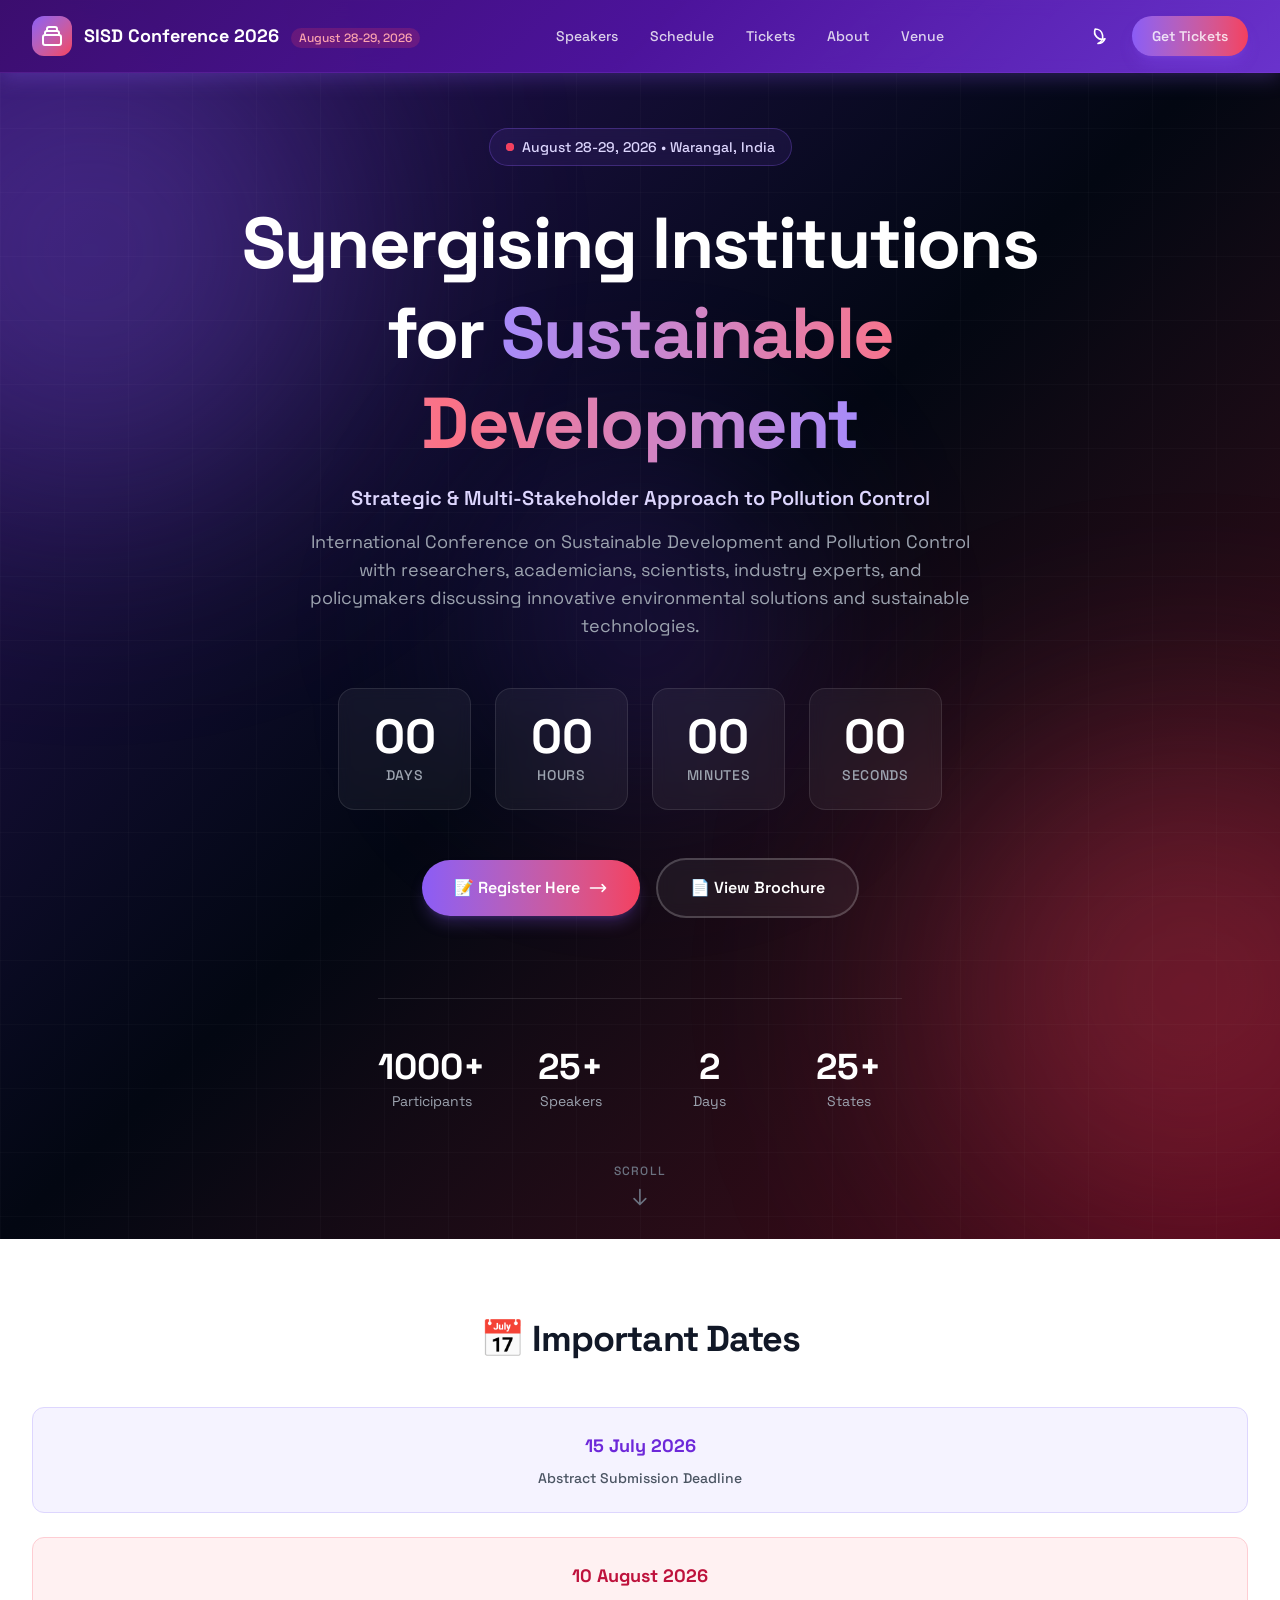
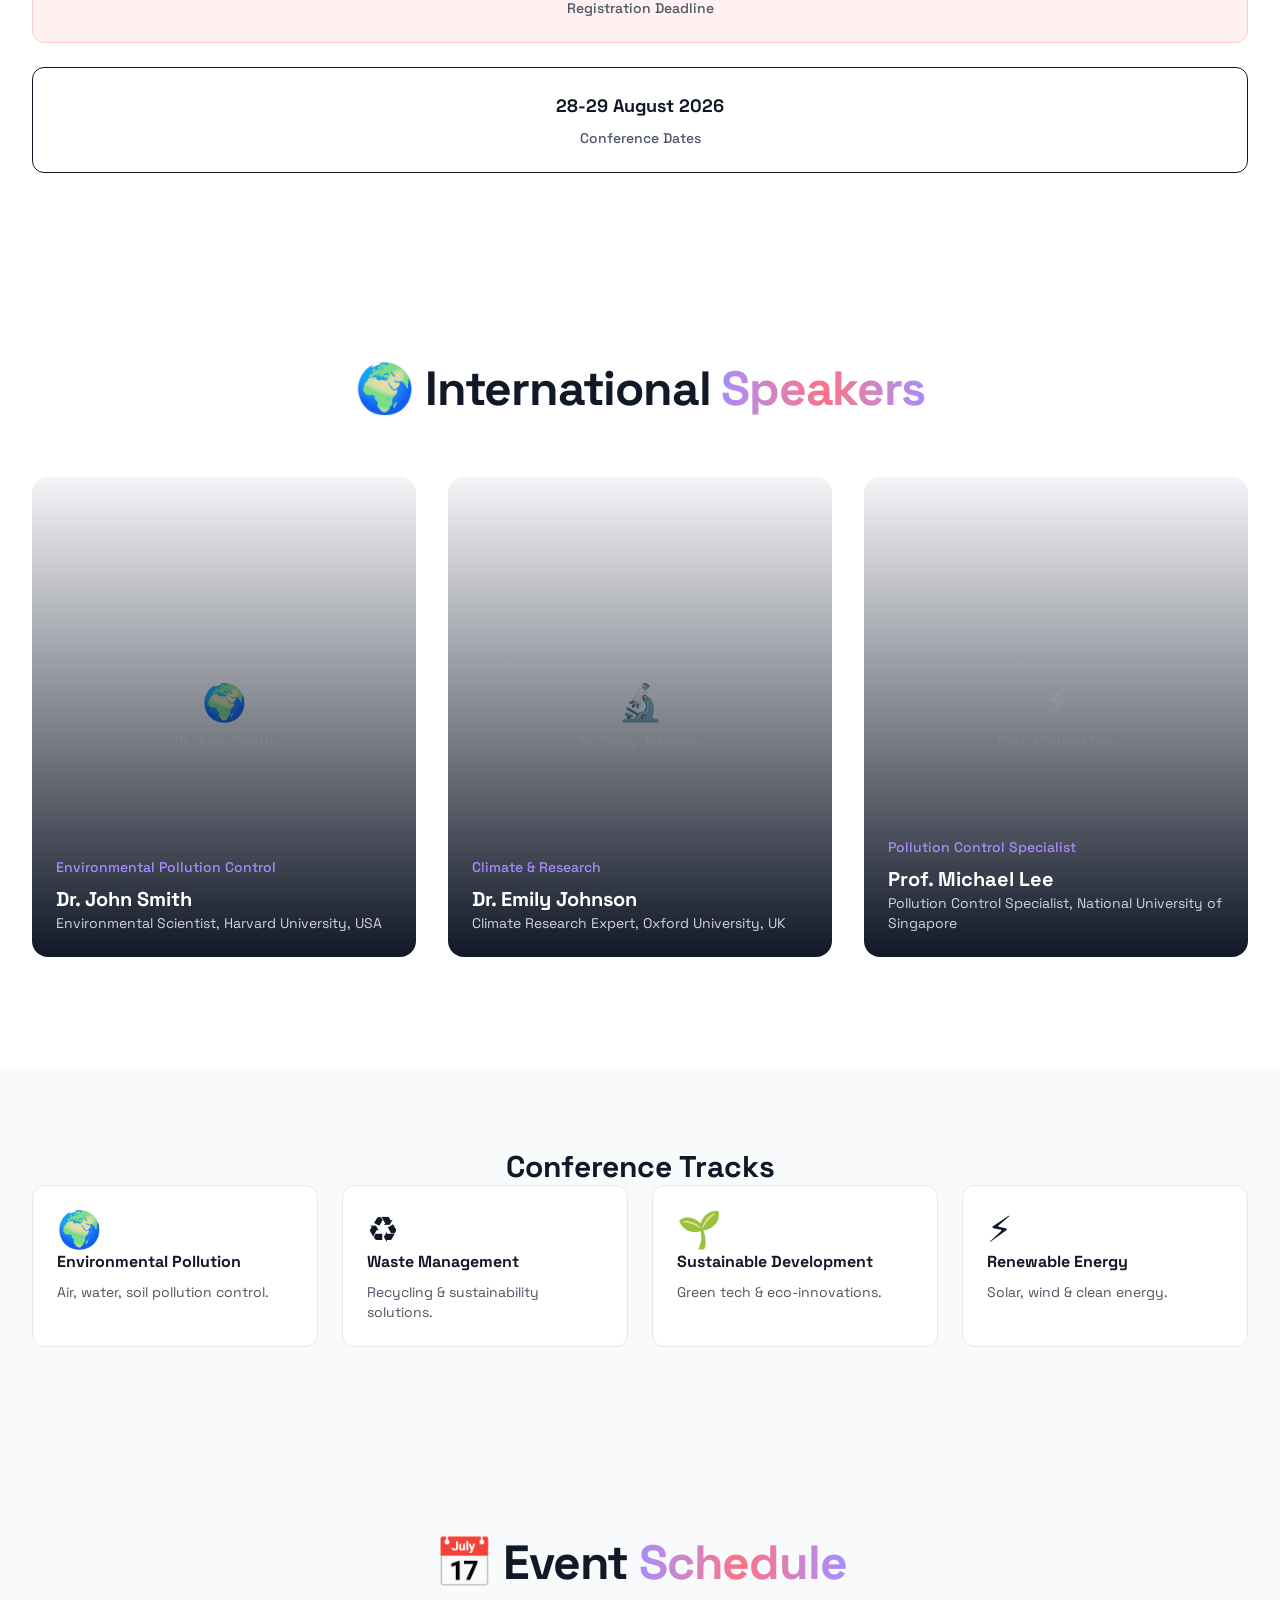
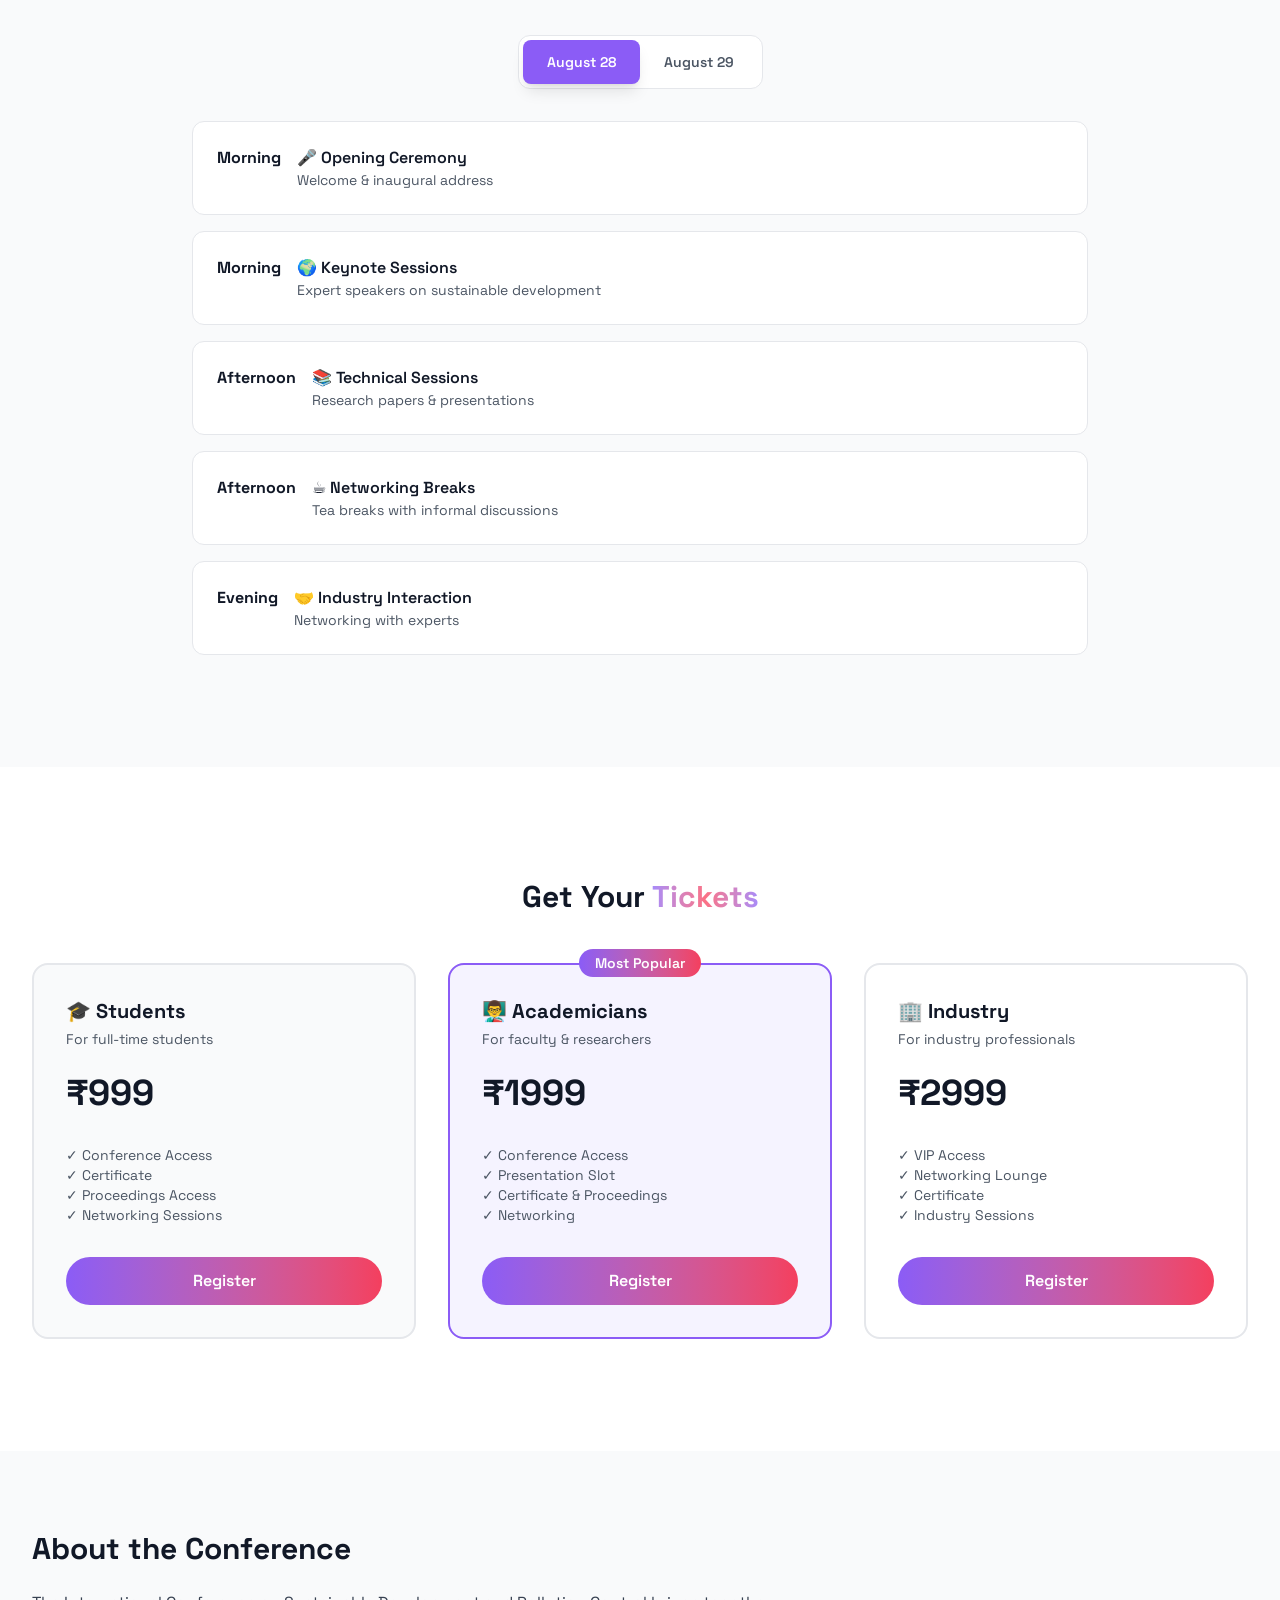
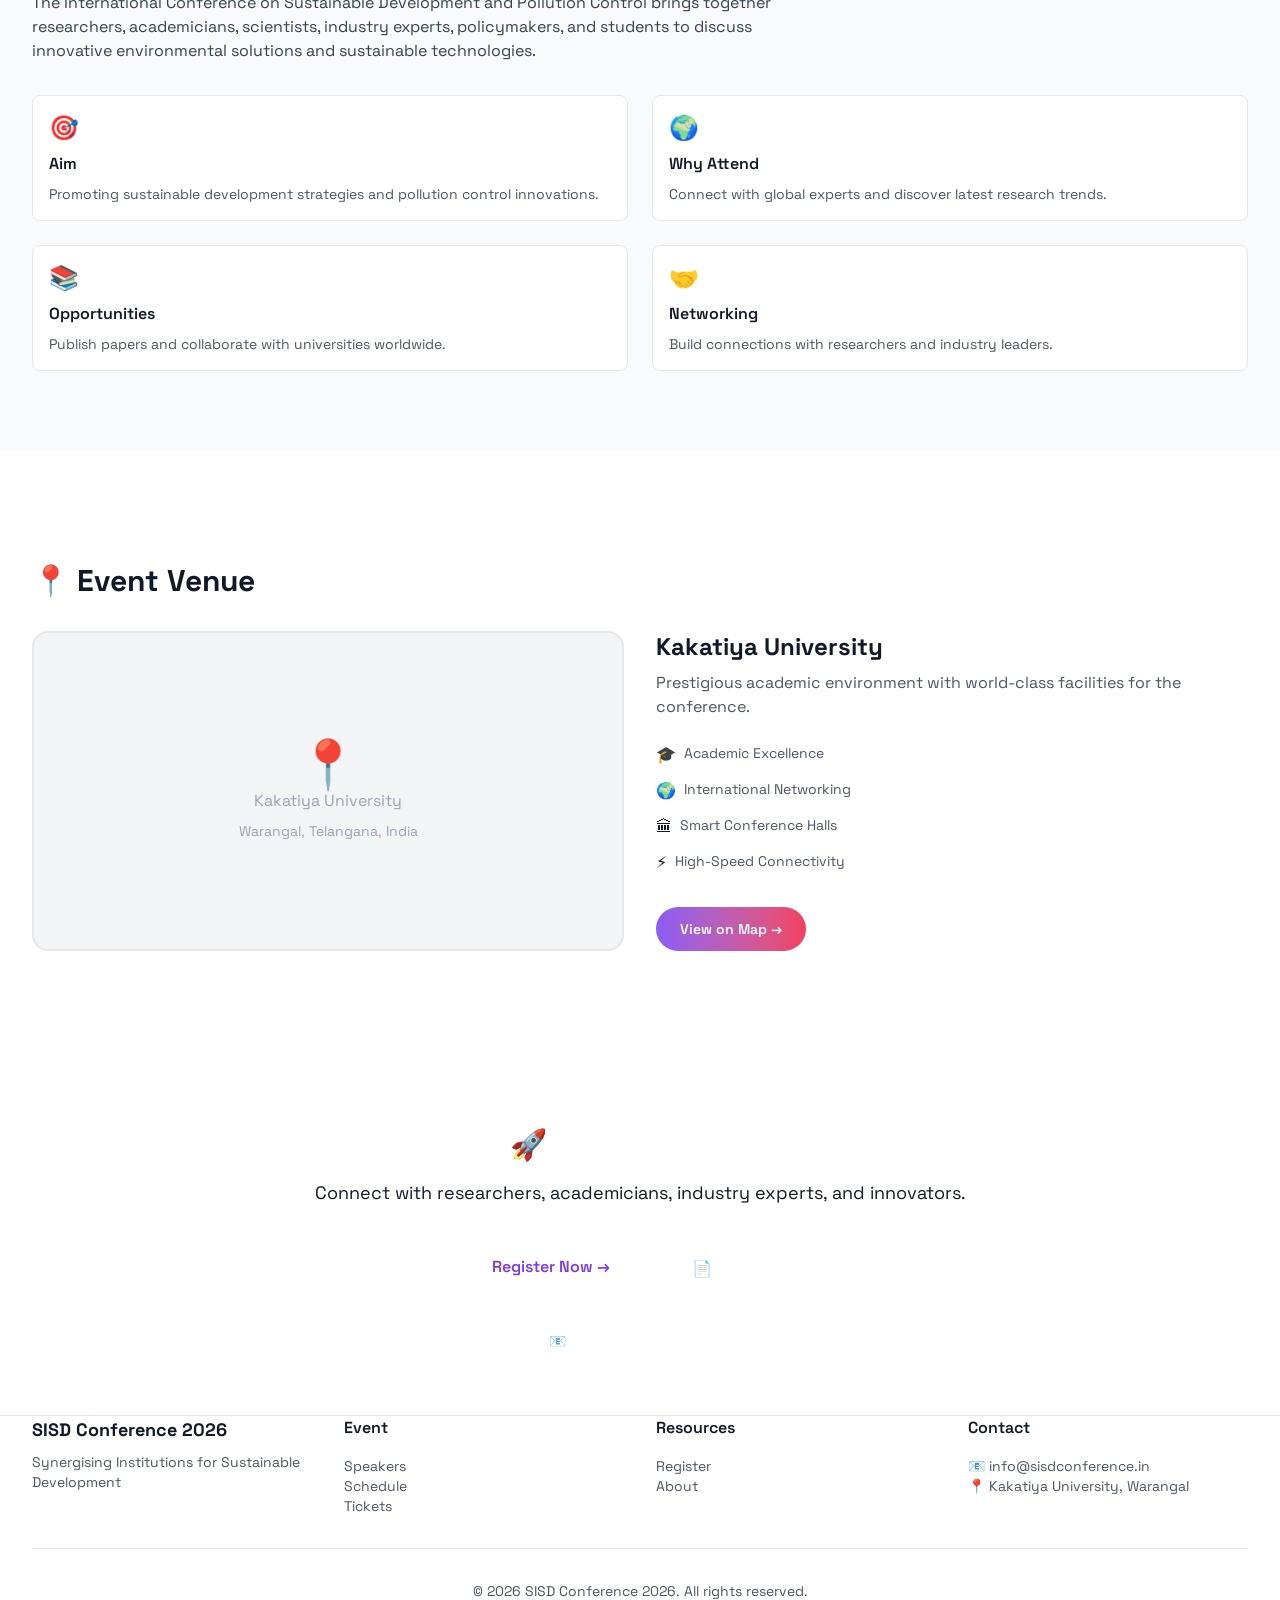
<file: index.html>
<!DOCTYPE html>
<html lang="en" class="scroll-smooth">
<head>
  <meta charset="UTF-8">
  <meta name="viewport" content="width=device-width, initial-scale=1.0">
  <title>SISD Conference 2026 | Synergising Institutions for Sustainable Development</title>
  <meta name="description" content="International Conference on Sustainable Development and Pollution Control. August 28-29, 2026 at Kakatiya University, Warangal.">
  <link rel="icon" type="image/svg+xml" href="favicon.svg">
  <link rel="preconnect" href="https://fonts.googleapis.com/">
  <link rel="preconnect" href="https://fonts.gstatic.com/" crossorigin>
  <link href="https://fonts.googleapis.com/css2?family=Space+Grotesk:wght@400;500;600;700&display=swap" rel="stylesheet">
  <meta property="og:title" content="SISD Conference 2026">
  <meta property="og:description" content="International Conference on Sustainable Development and Pollution Control.">
  <meta property="og:type" content="website">
  
  <script>
    if (localStorage.getItem('theme') === 'dark' || (!localStorage.getItem('theme') && window.matchMedia('(prefers-color-scheme: dark)').matches)) {
      document.documentElement.classList.add('dark');
    }
  </script>
  
  <link rel="stylesheet" href="_astro/index%40_%40astro.DkeXIFjA.css">
  
  <style>
    /* Scroll Header Styles - Theme Colors */
    header[data-header] {
      transition: all 0.3s ease;
      background: linear-gradient(135deg, rgba(59, 13, 110, 0.95) 0%, rgba(79, 20, 160, 0.95) 50%, rgba(124, 58, 237, 0.85) 100%);
      backdrop-filter: blur(10px);
      -webkit-backdrop-filter: blur(10px);
      box-shadow: 0 4px 20px rgba(139, 92, 246, 0.3);
      border-bottom: 1px solid rgba(168, 85, 247, 0.2);
    }

    /* Scrolled State - Enhanced Theme */
    header[data-header].scrolled {
      background: linear-gradient(135deg, rgba(59, 13, 110, 0.98) 0%, rgba(79, 20, 160, 0.98) 50%, rgba(124, 58, 237, 0.9) 100%);
      backdrop-filter: blur(12px);
      -webkit-backdrop-filter: blur(12px);
      box-shadow: 0 8px 32px rgba(139, 92, 246, 0.4);
      border-bottom: 1px solid rgba(168, 85, 247, 0.3);
    }

    header[data-header] nav a {
      color: rgba(255, 255, 255, 0.8) !important;
      transition: color 0.3s ease;
    }

    header[data-header] nav a:hover {
      color: #ffffff !important;
      text-shadow: 0 0 10px rgba(168, 85, 247, 0.5);
    }

    header[data-header] span.text-white {
      color: #ffffff !important;
    }

    header[data-header] svg {
      color: #ffffff !important;
      stroke: #ffffff !important;
    }

    header[data-header] .text-primary-200 {
      color: #ddd6fe !important;
    }

    header[data-header] .text-accent-300 {
      color: #fda4af !important;
    }

    header[data-header] #theme-toggle {
      color: rgba(255, 255, 255, 0.6) !important;
    }

    header[data-header] #theme-toggle:hover {
      color: #ffffff !important;
      background-color: rgba(168, 85, 247, 0.2) !important;
    }

    header[data-header] #mobile-menu-toggle {
      color: #ffffff !important;
    }

    header[data-header] #mobile-menu-toggle:hover {
      background-color: rgba(168, 85, 247, 0.2) !important;
    }

    /* Dark Mode - Theme Gradient */
    .dark header[data-header] {
      background: linear-gradient(135deg, rgba(59, 13, 110, 0.95) 0%, rgba(79, 20, 160, 0.95) 50%, rgba(124, 58, 237, 0.85) 100%);
    }

    .dark header[data-header].scrolled {
      background: linear-gradient(135deg, rgba(59, 13, 110, 0.98) 0%, rgba(79, 20, 160, 0.98) 50%, rgba(124, 58, 237, 0.9) 100%);
      box-shadow: 0 8px 32px rgba(139, 92, 246, 0.4);
    }

    .dark header[data-header] nav a {
      color: rgba(255, 255, 255, 0.8) !important;
    }

    .dark header[data-header] nav a:hover {
      color: #ffffff !important;
      text-shadow: 0 0 10px rgba(168, 85, 247, 0.5);
    }

    .dark header[data-header] span.text-white {
      color: #ffffff !important;
    }

    .dark header[data-header] svg {
      color: #ffffff !important;
      stroke: #ffffff !important;
    }

    .dark header[data-header] #theme-toggle {
      color: rgba(255, 255, 255, 0.6) !important;
    }

    .dark header[data-header] #theme-toggle:hover {
      color: #ffffff !important;
      background-color: rgba(168, 85, 247, 0.2) !important;
    }

    .dark header[data-header] #mobile-menu-toggle {
      color: #ffffff !important;
    }

    .dark header[data-header] #mobile-menu-toggle:hover {
      background-color: rgba(168, 85, 247, 0.2) !important;
    }

    /* Smooth Transitions */
    header[data-header] {
      will-change: background, box-shadow;
    }

    header[data-header] nav a,
    header[data-header] nav span,
    header[data-header] svg,
    header[data-header] button {
      transition: color 0.3s ease, background-color 0.3s ease, text-shadow 0.3s ease;
    }

    /* Accessibility */
    @media (prefers-reduced-motion: reduce) {
      header[data-header],
      header[data-header] nav a,
      header[data-header] nav span,
      header[data-header] svg,
      header[data-header] button {
        transition: none;
      }
    }

    /* Focus States */
    header[data-header] nav a:focus-visible,
    header[data-header] button:focus-visible {
      outline: 2px solid #a78bfa;
      outline-offset: 2px;
    }
  </style>
</head>

<body class="min-h-screen bg-white text-gray-900 antialiased dark:bg-gray-950 dark:text-gray-100">

<header data-header class="fixed left-0 right-0 top-0 z-50 transition-all duration-300">
  <nav class="mx-auto flex max-w-7xl items-center justify-between px-4 py-4 lg:px-8">
    <!-- Logo -->
    <a href="index.html" class="relative z-10 flex items-center gap-3">
      <div class="flex h-10 w-10 items-center justify-center rounded-xl bg-gradient-to-br from-primary-500 to-accent-500 text-white">
        <svg class="h-6 w-6" fill="none" viewBox="0 0 24 24" stroke="currentColor">
          <path stroke-linecap="round" stroke-linejoin="round" stroke-width="2" d="M19 11H5m14 0a2 2 0 012 2v6a2 2 0 01-2 2H5a2 2 0 01-2-2v-6a2 2 0 012-2m14 0V9a2 2 0 00-2-2M5 11V9a2 2 0 012-2m0 0V5a2 2 0 012-2h6a2 2 0 012 2v2M7 7h10"></path>
        </svg>
      </div>
      <div class="hidden sm:block">
        <span class="text-lg font-bold text-white">SISD Conference 2026</span>
        <span class="ml-2 rounded-full bg-accent-500/20 px-2 py-0.5 text-xs font-medium text-accent-300">August 28-29, 2026</span>
      </div>
    </a>

    <!-- Desktop Navigation -->
    <div class="hidden items-center gap-8 lg:flex">
      <a href="#speakers" class="text-sm font-medium text-white/80 transition-colors hover:text-white">Speakers</a>
      <a href="#schedule" class="text-sm font-medium text-white/80 transition-colors hover:text-white">Schedule</a>
      <a href="#tickets" class="text-sm font-medium text-white/80 transition-colors hover:text-white">Tickets</a>
      <a href="#about" class="text-sm font-medium text-white/80 transition-colors hover:text-white">About</a>
      <a href="#venue" class="text-sm font-medium text-white/80 transition-colors hover:text-white">Venue</a>
    </div>

    <!-- Right Side Actions -->
    <div class="flex items-center gap-4">
      <!-- Dark Mode Toggle -->
      <button type="button" id="theme-toggle" class="rounded-lg p-2 text-white/70 hover:bg-white/10 hover:text-white" aria-label="Toggle dark mode">
        <svg class="h-5 w-5 dark:hidden" fill="none" viewBox="0 0 24 24" stroke="currentColor">
          <path stroke-linecap="round" stroke-linejoin="round" stroke-width="2" d="M20.354 15.354A9 9 0 018.646 3.646 9.003 9.003 0 0112 21a9.003 9.003 0 008.354-5.646z"></path>
        </svg>
        <svg class="hidden h-5 w-5 dark:block" fill="none" viewBox="0 0 24 24" stroke="currentColor">
          <path stroke-linecap="round" stroke-linejoin="round" stroke-width="2" d="M12 3v1m0 16v1m9-9h-1M4 12H3m15.364 6.364l-.707-.707M6.343 6.343l-.707-.707m12.728 0l-.707.707M6.343 17.657l-.707.707M16 12a4 4 0 11-8 0 4 4 0 018 0z"></path>
        </svg>
      </button>

      <!-- CTA Button (Desktop) -->
      <a href="https://conference.pulseclinicalresearch.com/registration/" class="hidden rounded-full bg-gradient-to-r from-primary-500 to-accent-500 px-5 py-2.5 text-sm font-semibold text-white shadow-lg shadow-primary-500/25 transition-all hover:shadow-xl hover:shadow-primary-500/30 lg:inline-flex">
        Get Tickets
      </a>

      <!-- Mobile Menu Button -->
      <button type="button" id="mobile-menu-toggle" class="rounded-lg p-2 text-white hover:bg-white/10 lg:hidden" aria-label="Toggle mobile menu" aria-expanded="false">
        <svg class="h-6 w-6" fill="none" viewBox="0 0 24 24" stroke="currentColor">
          <path class="menu-icon" stroke-linecap="round" stroke-linejoin="round" stroke-width="2" d="M4 6h16M4 12h16M4 18h16"></path>
          <path class="close-icon hidden" stroke-linecap="round" stroke-linejoin="round" stroke-width="2" d="M6 18L18 6M6 6l12 12"></path>
        </svg>
      </button>
    </div>
  </nav>

  <!-- Mobile Menu -->
  <div id="mobile-menu" class="hidden border-t border-white/10 bg-gray-900/95 px-4 py-6 backdrop-blur-xl lg:hidden">
    <div class="flex flex-col gap-4">
      <a href="#speakers" class="text-lg font-medium text-white transition-colors hover:text-primary-400">Speakers</a>
      <a href="#schedule" class="text-lg font-medium text-white transition-colors hover:text-primary-400">Schedule</a>
      <a href="#tickets" class="text-lg font-medium text-white transition-colors hover:text-primary-400">Tickets</a>
      <a href="#about" class="text-lg font-medium text-white transition-colors hover:text-primary-400">About</a>
      <a href="#venue" class="text-lg font-medium text-white transition-colors hover:text-primary-400">Venue</a>
      <div class="mt-4 border-t border-white/10 pt-4">
        <a href="https://conference.pulseclinicalresearch.com/registration/" class="inline-flex w-full justify-center rounded-full bg-gradient-to-r from-primary-500 to-accent-500 px-5 py-3 text-sm font-semibold text-white shadow-lg">
          Get Tickets
        </a>
      </div>
    </div>
  </div>
</header>

<main>
  <!-- Hero Section -->
  <section class="relative min-h-screen overflow-hidden bg-gray-950 pt-20">
    <!-- Background -->
    <div class="absolute inset-0">
      <div class="absolute inset-0 bg-gradient-to-br from-primary-950 via-gray-950 to-accent-950"></div>
      <div class="absolute -left-40 top-0 h-[500px] w-[500px] rounded-full bg-primary-500/30 blur-[120px]"></div>
      <div class="absolute -right-40 bottom-0 h-[500px] w-[500px] rounded-full bg-accent-500/30 blur-[120px]"></div>
      <div class="absolute left-1/2 top-1/2 h-[300px] w-[300px] -translate-x-1/2 -translate-y-1/2 rounded-full bg-primary-600/20 blur-[100px]"></div>
      <div class="absolute inset-0 bg-[linear-gradient(rgba(255,255,255,0.02)_1px,transparent_1px),linear-gradient(90deg,rgba(255,255,255,0.02)_1px,transparent_1px)] bg-[size:64px_64px]"></div>
    </div>

    <div class="relative mx-auto flex min-h-screen max-w-7xl flex-col items-center justify-center px-4 py-32 text-center lg:px-8">
      <!-- Event badge -->
      <div class="mb-8 inline-flex items-center gap-2 rounded-full border border-primary-500/30 bg-primary-500/10 px-4 py-2 backdrop-blur-sm">
        <span class="relative flex h-2 w-2">
          <span class="absolute inline-flex h-full w-full animate-ping rounded-full bg-accent-400 opacity-75"></span>
          <span class="relative inline-flex h-2 w-2 rounded-full bg-accent-500"></span>
        </span>
        <span class="text-sm font-medium text-primary-200">August 28-29, 2026 • Warangal, India</span>
      </div>

      <!-- Title -->
      <h1 class="max-w-4xl text-5xl font-bold leading-tight tracking-tight text-white sm:text-6xl lg:text-7xl">
        Synergising Institutions for
        <span class="bg-gradient-to-r from-primary-400 via-accent-400 to-primary-400 bg-clip-text text-transparent">
          Sustainable Development
        </span>
      </h1>

      <!-- Subtitle -->
      <p class="mx-auto mt-4 max-w-2xl text-xl font-semibold text-primary-200">Strategic & Multi-Stakeholder Approach to Pollution Control</p>

      <!-- Description -->
      <p class="mx-auto mt-4 max-w-2xl text-lg text-gray-400">
        International Conference on Sustainable Development and Pollution Control with researchers, academicians, scientists, industry experts, and policymakers discussing innovative environmental solutions and sustainable technologies.
      </p>

      <!-- Countdown Timer -->
      <div id="countdown" data-target="2026-08-28T09:00:00" class="mt-12 grid grid-cols-4 gap-4 sm:gap-6">
        <div class="flex flex-col items-center rounded-2xl border border-white/10 bg-white/5 px-4 py-6 backdrop-blur-sm sm:px-8">
          <span id="countdown-days" class="text-3xl font-bold text-white sm:text-5xl">00</span>
          <span class="mt-1 text-xs font-medium uppercase tracking-wider text-gray-400 sm:text-sm">Days</span>
        </div>
        <div class="flex flex-col items-center rounded-2xl border border-white/10 bg-white/5 px-4 py-6 backdrop-blur-sm sm:px-8">
          <span id="countdown-hours" class="text-3xl font-bold text-white sm:text-5xl">00</span>
          <span class="mt-1 text-xs font-medium uppercase tracking-wider text-gray-400 sm:text-sm">Hours</span>
        </div>
        <div class="flex flex-col items-center rounded-2xl border border-white/10 bg-white/5 px-4 py-6 backdrop-blur-sm sm:px-8">
          <span id="countdown-minutes" class="text-3xl font-bold text-white sm:text-5xl">00</span>
          <span class="mt-1 text-xs font-medium uppercase tracking-wider text-gray-400 sm:text-sm">Minutes</span>
        </div>
        <div class="flex flex-col items-center rounded-2xl border border-white/10 bg-white/5 px-4 py-6 backdrop-blur-sm sm:px-8">
          <span id="countdown-seconds" class="text-3xl font-bold text-white sm:text-5xl">00</span>
          <span class="mt-1 text-xs font-medium uppercase tracking-wider text-gray-400 sm:text-sm">Seconds</span>
        </div>
      </div>

      <!-- CTA Buttons -->
      <div class="mt-12 flex flex-col items-center gap-4 sm:flex-row">
        <a href="https://conference.pulseclinicalresearch.com/registration/" class="inline-flex items-center justify-center gap-2 rounded-full bg-gradient-to-r from-primary-500 to-accent-500 px-8 py-4 text-base font-semibold text-white shadow-lg shadow-primary-500/25 transition-all hover:shadow-xl hover:shadow-primary-500/30">
          📝 Register Here
          <svg class="h-5 w-5" fill="none" viewBox="0 0 24 24" stroke="currentColor">
            <path stroke-linecap="round" stroke-linejoin="round" stroke-width="2" d="M17 8l4 4m0 0l-4 4m4-4H3"></path>
          </svg>
        </a>
        <a href="https://conference.pulseclinicalresearch.com/wp-content/uploads/2026/06/25may2026-updated-brochure.jpg" class="inline-flex items-center justify-center gap-2 rounded-full border-2 border-white/20 bg-white/5 px-8 py-4 text-base font-semibold text-white backdrop-blur-sm transition-all hover:border-white/30 hover:bg-white/10">
          📄 View Brochure
        </a>
      </div>

      <!-- Stats -->
      <div class="mt-20 grid grid-cols-2 gap-8 border-t border-white/10 pt-12 sm:grid-cols-4">
        <div class="text-center">
          <div class="text-3xl font-bold text-white lg:text-4xl">1000+</div>
          <div class="mt-1 text-sm text-gray-400">Participants</div>
        </div>
        <div class="text-center">
          <div class="text-3xl font-bold text-white lg:text-4xl">25+</div>
          <div class="mt-1 text-sm text-gray-400">Speakers</div>
        </div>
        <div class="text-center">
          <div class="text-3xl font-bold text-white lg:text-4xl">2</div>
          <div class="mt-1 text-sm text-gray-400">Days</div>
        </div>
        <div class="text-center">
          <div class="text-3xl font-bold text-white lg:text-4xl">25+</div>
          <div class="mt-1 text-sm text-gray-400">States</div>
        </div>
      </div>

      <!-- Scroll indicator -->
      <div class="absolute bottom-8 left-1/2 -translate-x-1/2">
        <a href="#speakers" class="flex flex-col items-center gap-2 text-gray-500 transition-colors hover:text-primary-400">
          <span class="text-xs font-medium uppercase tracking-widest">Scroll</span>
          <svg class="h-5 w-5 animate-bounce" fill="none" viewBox="0 0 24 24" stroke="currentColor">
            <path stroke-linecap="round" stroke-linejoin="round" stroke-width="2" d="M19 14l-7 7m0 0l-7-7m7 7V3"></path>
          </svg>
        </a>
      </div>
    </div>
  </section>

  <!-- Important Dates Section -->
  <section id="important-dates" class="bg-white py-16 dark:bg-gray-950 lg:py-20">
    <div class="mx-auto max-w-7xl px-4 lg:px-8">
      <div class="mx-auto max-w-3xl text-center">
        <h2 class="text-3xl font-bold tracking-tight text-gray-900 dark:text-white sm:text-4xl">
          📅 Important Dates
        </h2>
      </div>
      <div class="mt-12 grid gap-6 sm:grid-cols-3">
        <div class="rounded-xl border border-primary-200 bg-primary-50 p-6 text-center dark:border-primary-900 dark:bg-primary-900/30">
          <div class="text-lg font-bold text-primary-700 dark:text-primary-300">15 July 2026</div>
          <div class="mt-2 text-sm font-medium text-gray-600 dark:text-gray-400">Abstract Submission Deadline</div>
        </div>
        <div class="rounded-xl border border-accent-200 bg-accent-50 p-6 text-center dark:border-accent-900 dark:bg-accent-900/30">
          <div class="text-lg font-bold text-accent-700 dark:text-accent-300">10 August 2026</div>
          <div class="mt-2 text-sm font-medium text-gray-600 dark:text-gray-400">Registration Deadline</div>
        </div>
        <div class="rounded-xl border border-purple-200 bg-purple-50 p-6 text-center dark:border-purple-900 dark:bg-purple-900/30">
          <div class="text-lg font-bold text-purple-700 dark:text-purple-300">28-29 August 2026</div>
          <div class="mt-2 text-sm font-medium text-gray-600 dark:text-gray-400">Conference Dates</div>
        </div>
      </div>
    </div>
  </section>

  <!-- Speakers Section -->
  <section id="speakers" class="bg-white py-20 dark:bg-gray-950 lg:py-28">
    <div class="mx-auto max-w-7xl px-4 lg:px-8">
      <div class="mx-auto max-w-3xl text-center">
        <h2 class="text-3xl font-bold tracking-tight text-gray-900 dark:text-white sm:text-4xl lg:text-5xl">
          🌍 International <span class="text-gradient">Speakers</span>
        </h2>
      </div>
      <div class="mt-16 grid gap-8 md:grid-cols-3">
        <div class="group relative overflow-hidden rounded-2xl bg-gray-100 dark:bg-gray-900">
          <div class="aspect-[4/5] overflow-hidden bg-gradient-to-br from-primary-300 to-accent-300 flex items-center justify-center">
            <div class="text-center text-white">
              <div class="text-4xl mb-2">🌍</div>
              <div class="text-sm font-semibold">Dr. John Smith</div>
            </div>
          </div>
          <div class="absolute inset-0 bg-gradient-to-t from-gray-900 via-gray-900/50 to-transparent"></div>
          <div class="absolute bottom-0 left-0 right-0 p-6">
            <p class="mb-2 text-sm font-medium text-primary-400">Environmental Pollution Control</p>
            <h3 class="text-xl font-bold text-white">Dr. John Smith</h3>
            <p class="text-sm text-gray-300">Environmental Scientist, Harvard University, USA</p>
          </div>
        </div>
        <div class="group relative overflow-hidden rounded-2xl bg-gray-100 dark:bg-gray-900">
          <div class="aspect-[4/5] overflow-hidden bg-gradient-to-br from-primary-300 to-accent-300 flex items-center justify-center">
            <div class="text-center text-white">
              <div class="text-4xl mb-2">🔬</div>
              <div class="text-sm font-semibold">Dr. Emily Johnson</div>
            </div>
          </div>
          <div class="absolute inset-0 bg-gradient-to-t from-gray-900 via-gray-900/50 to-transparent"></div>
          <div class="absolute bottom-0 left-0 right-0 p-6">
            <p class="mb-2 text-sm font-medium text-primary-400">Climate & Research</p>
            <h3 class="text-xl font-bold text-white">Dr. Emily Johnson</h3>
            <p class="text-sm text-gray-300">Climate Research Expert, Oxford University, UK</p>
          </div>
        </div>
        <div class="group relative overflow-hidden rounded-2xl bg-gray-100 dark:bg-gray-900">
          <div class="aspect-[4/5] overflow-hidden bg-gradient-to-br from-primary-300 to-accent-300 flex items-center justify-center">
            <div class="text-center text-white">
              <div class="text-4xl mb-2">⚡</div>
              <div class="text-sm font-semibold">Prof. Michael Lee</div>
            </div>
          </div>
          <div class="absolute inset-0 bg-gradient-to-t from-gray-900 via-gray-900/50 to-transparent"></div>
          <div class="absolute bottom-0 left-0 right-0 p-6">
            <p class="mb-2 text-sm font-medium text-primary-400">Pollution Control Specialist</p>
            <h3 class="text-xl font-bold text-white">Prof. Michael Lee</h3>
            <p class="text-sm text-gray-300">Pollution Control Specialist, National University of Singapore</p>
          </div>
        </div>
      </div>
    </div>
  </section>

  <!-- Conference Tracks -->
  <section id="tracks" class="bg-gray-50 py-16 dark:bg-gray-900 lg:py-20">
    <div class="mx-auto max-w-7xl px-4 lg:px-8">
      <h2 class="text-3xl font-bold text-center text-gray-900 dark:text-white mb-12">Conference Tracks</h2>
      <div class="grid gap-6 sm:grid-cols-2 lg:grid-cols-4">
        <div class="rounded-xl border border-gray-200 bg-white p-6 dark:border-gray-800 dark:bg-gray-800">
          <div class="text-4xl mb-3">🌍</div>
          <h3 class="font-bold text-gray-900 dark:text-white">Environmental Pollution</h3>
          <p class="mt-2 text-sm text-gray-600 dark:text-gray-400">Air, water, soil pollution control.</p>
        </div>
        <div class="rounded-xl border border-gray-200 bg-white p-6 dark:border-gray-800 dark:bg-gray-800">
          <div class="text-4xl mb-3">♻️</div>
          <h3 class="font-bold text-gray-900 dark:text-white">Waste Management</h3>
          <p class="mt-2 text-sm text-gray-600 dark:text-gray-400">Recycling & sustainability solutions.</p>
        </div>
        <div class="rounded-xl border border-gray-200 bg-white p-6 dark:border-gray-800 dark:bg-gray-800">
          <div class="text-4xl mb-3">🌱</div>
          <h3 class="font-bold text-gray-900 dark:text-white">Sustainable Development</h3>
          <p class="mt-2 text-sm text-gray-600 dark:text-gray-400">Green tech & eco-innovations.</p>
        </div>
        <div class="rounded-xl border border-gray-200 bg-white p-6 dark:border-gray-800 dark:bg-gray-800">
          <div class="text-4xl mb-3">⚡</div>
          <h3 class="font-bold text-gray-900 dark:text-white">Renewable Energy</h3>
          <p class="mt-2 text-sm text-gray-600 dark:text-gray-400">Solar, wind & clean energy.</p>
        </div>
      </div>
    </div>
  </section>

  <!-- Schedule Section -->
  <section id="schedule" class="bg-gray-50 py-20 dark:bg-gray-900 lg:py-28">
    <div class="mx-auto max-w-7xl px-4 lg:px-8">
      <div class="mx-auto max-w-3xl text-center">
        <h2 class="text-3xl font-bold tracking-tight text-gray-900 dark:text-white sm:text-4xl lg:text-5xl">
          📅 Event <span class="text-gradient">Schedule</span>
        </h2>
      </div>
      <div class="mt-12">
        <div class="flex justify-center">
          <div class="inline-flex rounded-xl border border-gray-200 bg-white p-1 dark:border-gray-700 dark:bg-gray-800">
            <button class="tab-button rounded-lg px-6 py-3 text-sm font-semibold bg-primary-500 text-white shadow-lg" data-tab="0">
              <span class="hidden sm:inline">August 28</span>
              <span class="sm:hidden">Day 1</span>
            </button>
            <button class="tab-button rounded-lg px-6 py-3 text-sm font-semibold text-gray-600 hover:text-gray-900 dark:text-gray-400 dark:hover:text-white" data-tab="1">
              <span class="hidden sm:inline">August 29</span>
              <span class="sm:hidden">Day 2</span>
            </button>
          </div>
        </div>
        <div class="mt-8">
          <!-- Day 1 -->
          <div id="schedule-panel-0" class="tab-panel">
            <div class="mx-auto max-w-4xl space-y-4">
              <div class="flex gap-4 rounded-xl border border-gray-200 bg-white p-4 dark:border-gray-700 dark:bg-gray-800 md:p-6">
                <div class="font-bold text-gray-900 dark:text-white min-w-fit">Morning</div>
                <div class="flex-1">
                  <h4 class="font-semibold text-gray-900 dark:text-white">🎤 Opening Ceremony</h4>
                  <p class="text-sm text-gray-600 dark:text-gray-400">Welcome & inaugural address</p>
                </div>
              </div>
              <div class="flex gap-4 rounded-xl border border-gray-200 bg-white p-4 dark:border-gray-700 dark:bg-gray-800 md:p-6">
                <div class="font-bold text-gray-900 dark:text-white min-w-fit">Morning</div>
                <div class="flex-1">
                  <h4 class="font-semibold text-gray-900 dark:text-white">🌍 Keynote Sessions</h4>
                  <p class="text-sm text-gray-600 dark:text-gray-400">Expert speakers on sustainable development</p>
                </div>
              </div>
              <div class="flex gap-4 rounded-xl border border-gray-200 bg-white p-4 dark:border-gray-700 dark:bg-gray-800 md:p-6">
                <div class="font-bold text-gray-900 dark:text-white min-w-fit">Afternoon</div>
                <div class="flex-1">
                  <h4 class="font-semibold text-gray-900 dark:text-white">📚 Technical Sessions</h4>
                  <p class="text-sm text-gray-600 dark:text-gray-400">Research papers & presentations</p>
                </div>
              </div>
              <div class="flex gap-4 rounded-xl border border-gray-200 bg-white p-4 dark:border-gray-700 dark:bg-gray-800 md:p-6">
                <div class="font-bold text-gray-900 dark:text-white min-w-fit">Afternoon</div>
                <div class="flex-1">
                  <h4 class="font-semibold text-gray-900 dark:text-white">☕ Networking Breaks</h4>
                  <p class="text-sm text-gray-600 dark:text-gray-400">Tea breaks with informal discussions</p>
                </div>
              </div>
              <div class="flex gap-4 rounded-xl border border-gray-200 bg-white p-4 dark:border-gray-700 dark:bg-gray-800 md:p-6">
                <div class="font-bold text-gray-900 dark:text-white min-w-fit">Evening</div>
                <div class="flex-1">
                  <h4 class="font-semibold text-gray-900 dark:text-white">🤝 Industry Interaction</h4>
                  <p class="text-sm text-gray-600 dark:text-gray-400">Networking with experts</p>
                </div>
              </div>
            </div>
          </div>
          <!-- Day 2 -->
          <div id="schedule-panel-1" class="tab-panel hidden">
            <div class="mx-auto max-w-4xl space-y-4">
              <div class="flex gap-4 rounded-xl border border-gray-200 bg-white p-4 dark:border-gray-700 dark:bg-gray-800 md:p-6">
                <div class="font-bold text-gray-900 dark:text-white min-w-fit">Morning</div>
                <div class="flex-1">
                  <h4 class="font-semibold text-gray-900 dark:text-white">📄 Paper Presentations</h4>
                  <p class="text-sm text-gray-600 dark:text-gray-400">Selected research papers</p>
                </div>
              </div>
              <div class="flex gap-4 rounded-xl border border-gray-200 bg-white p-4 dark:border-gray-700 dark:bg-gray-800 md:p-6">
                <div class="font-bold text-gray-900 dark:text-white min-w-fit">Noon</div>
                <div class="flex-1">
                  <h4 class="font-semibold text-gray-900 dark:text-white">🗣 Panel Discussions</h4>
                  <p class="text-sm text-gray-600 dark:text-gray-400">Interactive discussions</p>
                </div>
              </div>
              <div class="flex gap-4 rounded-xl border border-gray-200 bg-white p-4 dark:border-gray-700 dark:bg-gray-800 md:p-6">
                <div class="font-bold text-gray-900 dark:text-white min-w-fit">Afternoon</div>
                <div class="flex-1">
                  <h4 class="font-semibold text-gray-900 dark:text-white">🏆 Best Paper Awards</h4>
                  <p class="text-sm text-gray-600 dark:text-gray-400">Recognition ceremony</p>
                </div>
              </div>
              <div class="flex gap-4 rounded-xl border border-gray-200 bg-white p-4 dark:border-gray-700 dark:bg-gray-800 md:p-6">
                <div class="font-bold text-gray-900 dark:text-white min-w-fit">Late Afternoon</div>
                <div class="flex-1">
                  <h4 class="font-semibold text-gray-900 dark:text-white">🎓 Valedictory Session</h4>
                  <p class="text-sm text-gray-600 dark:text-gray-400">Closing keynote</p>
                </div>
              </div>
              <div class="flex gap-4 rounded-xl border border-gray-200 bg-white p-4 dark:border-gray-700 dark:bg-gray-800 md:p-6">
                <div class="font-bold text-gray-900 dark:text-white min-w-fit">Evening</div>
                <div class="flex-1">
                  <h4 class="font-semibold text-gray-900 dark:text-white">📸 Closing Ceremony</h4>
                  <p class="text-sm text-gray-600 dark:text-gray-400">Farewell & group photos</p>
                </div>
              </div>
            </div>
          </div>
        </div>
      </div>
    </div>
  </section>

  <!-- Tickets Section -->
  <section id="tickets" class="bg-white py-20 dark:bg-gray-950 lg:py-28">
    <div class="mx-auto max-w-7xl px-4 lg:px-8">
      <div class="mx-auto max-w-3xl text-center mb-20">
        <h2 class="text-3xl font-bold text-gray-900 dark:text-white">Get Your <span class="text-gradient">Tickets</span></h2>
      </div>
      <div class="grid gap-8 lg:grid-cols-3 mt-12">
        <div class="rounded-2xl border-2 border-gray-200 bg-gray-50 p-8 dark:border-gray-800 dark:bg-gray-900">
          <h3 class="text-xl font-bold text-gray-900 dark:text-white">🎓 Students</h3>
          <p class="mt-1 text-sm text-gray-600 dark:text-gray-400">For full-time students</p>
          <div class="mt-6">
            <span class="text-4xl font-bold text-gray-900 dark:text-white">₹999</span>
          </div>
          <ul class="mt-8 space-y-2 text-sm text-gray-600 dark:text-gray-400">
            <li>✓ Conference Access</li>
            <li>✓ Certificate</li>
            <li>✓ Proceedings Access</li>
            <li>✓ Networking Sessions</li>
          </ul>
          <a href="https://conference.pulseclinicalresearch.com/registration/" class="mt-8 block w-full rounded-full bg-gradient-to-r from-primary-500 to-accent-500 py-3 text-center font-semibold text-white">Register</a>
        </div>
        <div class="rounded-2xl border-2 border-primary-500 bg-primary-50 p-8 dark:bg-primary-950/50 relative">
          <div class="absolute -top-4 left-1/2 -translate-x-1/2 rounded-full bg-gradient-to-r from-primary-500 to-accent-500 px-4 py-1 text-sm font-semibold text-white">Most Popular</div>
          <h3 class="text-xl font-bold text-gray-900 dark:text-white">👨‍🏫 Academicians</h3>
          <p class="mt-1 text-sm text-gray-600 dark:text-gray-400">For faculty & researchers</p>
          <div class="mt-6">
            <span class="text-4xl font-bold text-gray-900 dark:text-white">₹1999</span>
          </div>
          <ul class="mt-8 space-y-2 text-sm text-gray-600 dark:text-gray-400">
            <li>✓ Conference Access</li>
            <li>✓ Presentation Slot</li>
            <li>✓ Certificate & Proceedings</li>
            <li>✓ Networking</li>
          </ul>
          <a href="https://conference.pulseclinicalresearch.com/registration/" class="mt-8 block w-full rounded-full bg-gradient-to-r from-primary-500 to-accent-500 py-3 text-center font-semibold text-white">Register</a>
        </div>
        <div class="rounded-2xl border-2 border-gray-200 bg-white p-8 dark:border-gray-800 dark:bg-gray-900">
          <h3 class="text-xl font-bold text-gray-900 dark:text-white">🏢 Industry</h3>
          <p class="mt-1 text-sm text-gray-600 dark:text-gray-400">For industry professionals</p>
          <div class="mt-6">
            <span class="text-4xl font-bold text-gray-900 dark:text-white">₹2999</span>
          </div>
          <ul class="mt-8 space-y-2 text-sm text-gray-600 dark:text-gray-400">
            <li>✓ VIP Access</li>
            <li>✓ Networking Lounge</li>
            <li>✓ Certificate</li>
            <li>✓ Industry Sessions</li>
          </ul>
          <a href="https://conference.pulseclinicalresearch.com/registration/" class="mt-8 block w-full rounded-full bg-gradient-to-r from-primary-500 to-accent-500 py-3 text-center font-semibold text-white">Register</a>
        </div>
      </div>
    </div>
  </section>

  <!-- About Section -->
  <section id="about" class="bg-gray-50 py-16 dark:bg-gray-900 lg:py-20">
    <div class="mx-auto max-w-7xl px-4 lg:px-8">
      <h2 class="text-3xl font-bold text-gray-900 dark:text-white mb-6">About the Conference</h2>
      <p class="text-gray-700 dark:text-gray-300 max-w-3xl mb-8">The International Conference on Sustainable Development and Pollution Control brings together researchers, academicians, scientists, industry experts, policymakers, and students to discuss innovative environmental solutions and sustainable technologies.</p>
      <div class="grid gap-6 sm:grid-cols-2">
        <div class="rounded-lg border border-gray-200 bg-white p-4 dark:border-gray-800 dark:bg-gray-800">
          <div class="text-2xl mb-2">🎯</div>
          <h4 class="font-semibold text-gray-900 dark:text-white">Aim</h4>
          <p class="mt-2 text-sm text-gray-600 dark:text-gray-400">Promoting sustainable development strategies and pollution control innovations.</p>
        </div>
        <div class="rounded-lg border border-gray-200 bg-white p-4 dark:border-gray-800 dark:bg-gray-800">
          <div class="text-2xl mb-2">🌍</div>
          <h4 class="font-semibold text-gray-900 dark:text-white">Why Attend</h4>
          <p class="mt-2 text-sm text-gray-600 dark:text-gray-400">Connect with global experts and discover latest research trends.</p>
        </div>
        <div class="rounded-lg border border-gray-200 bg-white p-4 dark:border-gray-800 dark:bg-gray-800">
          <div class="text-2xl mb-2">📚</div>
          <h4 class="font-semibold text-gray-900 dark:text-white">Opportunities</h4>
          <p class="mt-2 text-sm text-gray-600 dark:text-gray-400">Publish papers and collaborate with universities worldwide.</p>
        </div>
        <div class="rounded-lg border border-gray-200 bg-white p-4 dark:border-gray-800 dark:bg-gray-800">
          <div class="text-2xl mb-2">🤝</div>
          <h4 class="font-semibold text-gray-900 dark:text-white">Networking</h4>
          <p class="mt-2 text-sm text-gray-600 dark:text-gray-400">Build connections with researchers and industry leaders.</p>
        </div>
      </div>
    </div>
  </section>

  <!-- Venue Section -->
  <section id="venue" class="bg-white py-20 dark:bg-gray-950 lg:py-28">
    <div class="mx-auto max-w-7xl px-4 lg:px-8">
      <h2 class="text-3xl font-bold text-gray-900 dark:text-white mb-8">📍 Event Venue</h2>
      <div class="grid gap-8 lg:grid-cols-2">
        <div class="rounded-2xl border-2 border-gray-200 dark:border-gray-800 bg-gray-100 dark:bg-gray-900 aspect-video flex items-center justify-center">
          <div class="text-center text-gray-400">
            <div class="text-5xl mb-3">📍</div>
            <p>Kakatiya University</p>
            <p class="text-sm mt-2">Warangal, Telangana, India</p>
          </div>
        </div>
        <div>
          <h3 class="text-2xl font-bold text-gray-900 dark:text-white">Kakatiya University</h3>
          <p class="mt-2 text-gray-600 dark:text-gray-400">Prestigious academic environment with world-class facilities for the conference.</p>
          <div class="mt-6 space-y-3">
            <div class="flex gap-2"><span>🎓</span><span class="text-sm text-gray-600 dark:text-gray-400">Academic Excellence</span></div>
            <div class="flex gap-2"><span>🌍</span><span class="text-sm text-gray-600 dark:text-gray-400">International Networking</span></div>
            <div class="flex gap-2"><span>🏛</span><span class="text-sm text-gray-600 dark:text-gray-400">Smart Conference Halls</span></div>
            <div class="flex gap-2"><span>⚡</span><span class="text-sm text-gray-600 dark:text-gray-400">High-Speed Connectivity</span></div>
          </div>
          <a href="https://maps.google.com/?q=Kakatiya+University+Warangal" class="mt-8 inline-flex items-center gap-2 rounded-full bg-gradient-to-r from-primary-500 to-accent-500 px-6 py-3 text-sm font-semibold text-white">View on Map →</a>
        </div>
      </div>
    </div>
  </section>

  <!-- Final CTA -->
  <section class="bg-gradient-to-r from-primary-600 to-accent-600 py-16 dark:from-primary-900 dark:to-accent-900">
    <div class="mx-auto max-w-7xl px-4 text-center lg:px-8">
      <h2 class="text-3xl font-bold text-white">🚀 Ready to Join?</h2>
      <p class="mt-4 text-lg text-white/90">Connect with researchers, academicians, industry experts, and innovators.</p>
      <div class="mt-8 flex flex-col gap-4 sm:flex-row justify-center">
        <a href="https://conference.pulseclinicalresearch.com/registration/" class="rounded-full bg-white px-8 py-4 text-base font-semibold text-primary-600">Register Now →</a>
        <a href="https://conference.pulseclinicalresearch.com/wp-content/uploads/2026/06/25may2026-updated-brochure.jpg" class="rounded-full border-2 border-white px-8 py-4 text-base font-semibold text-white">📄 Brochure</a>
      </div>
      <div class="mt-8 text-sm text-white/80">📧 info@sisdconference.in</div>
    </div>
  </section>
</main>

<!-- Footer -->
<footer class="border-t border-gray-200 bg-white py-12 dark:border-gray-800 dark:bg-gray-950">
  <div class="mx-auto max-w-7xl px-4 lg:px-8">
    <div class="grid gap-8 sm:grid-cols-2 lg:grid-cols-4">
      <div>
        <span class="text-lg font-bold text-gray-900 dark:text-white">SISD Conference 2026</span>
        <p class="mt-2 text-sm text-gray-600 dark:text-gray-400">Synergising Institutions for Sustainable Development</p>
      </div>
      <div>
        <h4 class="font-semibold text-gray-900 dark:text-white">Event</h4>
        <ul class="mt-4 space-y-2 text-sm">
          <li><a href="#speakers" class="text-gray-600 hover:text-primary-600 dark:text-gray-400">Speakers</a></li>
          <li><a href="#schedule" class="text-gray-600 hover:text-primary-600 dark:text-gray-400">Schedule</a></li>
          <li><a href="#tickets" class="text-gray-600 hover:text-primary-600 dark:text-gray-400">Tickets</a></li>
        </ul>
      </div>
      <div>
        <h4 class="font-semibold text-gray-900 dark:text-white">Resources</h4>
        <ul class="mt-4 space-y-2 text-sm">
          <li><a href="https://conference.pulseclinicalresearch.com/registration/" class="text-gray-600 hover:text-primary-600 dark:text-gray-400">Register</a></li>
          <li><a href="#about" class="text-gray-600 hover:text-primary-600 dark:text-gray-400">About</a></li>
        </ul>
      </div>
      <div>
        <h4 class="font-semibold text-gray-900 dark:text-white">Contact</h4>
        <p class="mt-4 text-sm text-gray-600 dark:text-gray-400">📧 info@sisdconference.in</p>
        <p class="text-sm text-gray-600 dark:text-gray-400">📍 Kakatiya University, Warangal</p>
      </div>
    </div>
    <div class="mt-8 border-t border-gray-200 pt-8 dark:border-gray-800 text-center text-sm text-gray-600 dark:text-gray-400">
      © 2026 SISD Conference 2026. All rights reserved.
    </div>
  </div>
</footer>

<!-- JAVASCRIPT CODE - All functionality embedded below -->
<script>
/**
 * SISD Conference 2026 - Complete JavaScript Implementation
 * All functionality embedded in HTML file
 */

// ============================================
// COUNTDOWN TIMER FUNCTIONALITY
// ============================================

function initCountdown() {
  const countdownElement = document.getElementById('countdown');
  if (!countdownElement) return;

  const targetDateStr = countdownElement.getAttribute('data-target');
  if (!targetDateStr) return;

  const targetDate = new Date(targetDateStr).getTime();

  function updateCountdown() {
    const now = new Date().getTime();
    const difference = targetDate - now;

    // Calculate time units
    const days = Math.floor(difference / (1000 * 60 * 60 * 24));
    const hours = Math.floor((difference % (1000 * 60 * 60 * 24)) / (1000 * 60 * 60));
    const minutes = Math.floor((difference % (1000 * 60 * 60)) / (1000 * 60));
    const seconds = Math.floor((difference % (1000 * 60)) / 1000);

    // Padding function
    const pad = (num) => String(num).padStart(2, '0');

    // Update DOM elements
    const daysEl = document.getElementById('countdown-days');
    const hoursEl = document.getElementById('countdown-hours');
    const minutesEl = document.getElementById('countdown-minutes');
    const secondsEl = document.getElementById('countdown-seconds');

    if (daysEl) daysEl.textContent = pad(Math.max(0, days));
    if (hoursEl) hoursEl.textContent = pad(Math.max(0, hours));
    if (minutesEl) minutesEl.textContent = pad(Math.max(0, minutes));
    if (secondsEl) secondsEl.textContent = pad(Math.max(0, seconds));

    // If countdown is finished
    if (difference < 0) {
      if (daysEl) daysEl.textContent = '00';
      if (hoursEl) hoursEl.textContent = '00';
      if (minutesEl) minutesEl.textContent = '00';
      if (secondsEl) secondsEl.textContent = '00';
      return;
    }

    // Update every 1 second
    setTimeout(updateCountdown, 1000);
  }

  // Initial call
  updateCountdown();
}

// ============================================
// SCROLL HEADER FUNCTIONALITY
// ============================================

function initScrollHeader() {
  const header = document.querySelector('header[data-header]');
  if (!header) return;

  let ticking = false;

  function updateHeaderOnScroll() {
    const scrollY = window.scrollY;

    if (scrollY > 50) {
      header.classList.add('scrolled');
    } else {
      header.classList.remove('scrolled');
    }

    ticking = false;
  }

  window.addEventListener('scroll', () => {
    if (!ticking) {
      window.requestAnimationFrame(updateHeaderOnScroll);
      ticking = true;
    }
  }, { passive: true });
}

// ============================================
// SCHEDULE TAB FUNCTIONALITY
// ============================================

function initScheduleTabs() {
  const tabButtons = document.querySelectorAll('.tab-button');
  const tabPanels = document.querySelectorAll('.tab-panel');

  if (tabButtons.length === 0) return;

  tabButtons.forEach((button) => {
    button.addEventListener('click', function() {
      const tabIndex = this.dataset.tab;

      // Remove active state from all buttons
      tabButtons.forEach((btn) => {
        btn.classList.remove('bg-primary-500', 'text-white', 'shadow-lg');
        btn.classList.add('text-gray-600', 'hover:text-gray-900', 'dark:text-gray-400');
        btn.setAttribute('aria-selected', 'false');
      });

      // Hide all panels
      tabPanels.forEach((panel) => {
        panel.classList.add('hidden');
      });

      // Add active state to clicked button
      this.classList.remove('text-gray-600', 'hover:text-gray-900', 'dark:text-gray-400');
      this.classList.add('bg-primary-500', 'text-white', 'shadow-lg');
      this.setAttribute('aria-selected', 'true');

      // Show corresponding panel
      const panel = document.getElementById('schedule-panel-' + tabIndex);
      if (panel) {
        panel.classList.remove('hidden');
      }
    });
  });
}

// ============================================
// DARK MODE TOGGLE
// ============================================

function initThemeToggle() {
  const themeToggle = document.getElementById('theme-toggle');
  if (!themeToggle) return;

  themeToggle.addEventListener('click', () => {
    const html = document.documentElement;

    if (html.classList.contains('dark')) {
      html.classList.remove('dark');
      localStorage.setItem('theme', 'light');
    } else {
      html.classList.add('dark');
      localStorage.setItem('theme', 'dark');
    }
  });
}

// ============================================
// MOBILE MENU TOGGLE
// ============================================

function initMobileMenu() {
  const mobileMenuToggle = document.getElementById('mobile-menu-toggle');
  const mobileMenu = document.getElementById('mobile-menu');

  if (!mobileMenuToggle || !mobileMenu) return;

  mobileMenuToggle.addEventListener('click', () => {
    const isOpen = mobileMenuToggle.getAttribute('aria-expanded') === 'true';
    mobileMenuToggle.setAttribute('aria-expanded', !isOpen);
    mobileMenu.classList.toggle('hidden');
  });

  // Close menu when clicking on a link
  const menuLinks = mobileMenu.querySelectorAll('a');
  menuLinks.forEach((link) => {
    link.addEventListener('click', () => {
      mobileMenuToggle.setAttribute('aria-expanded', 'false');
      mobileMenu.classList.add('hidden');
    });
  });
}

// ============================================
// SMOOTH SCROLL FOR ANCHOR LINKS
// ============================================

function initSmoothScroll() {
  document.querySelectorAll('a[href^="#"]').forEach((anchor) => {
    anchor.addEventListener('click', function(e) {
      const href = this.getAttribute('href');
      if (href === '#') return;

      const target = document.querySelector(href);
      if (target) {
        e.preventDefault();
        const headerHeight = 80;
        const targetPosition = target.offsetTop - headerHeight;

        window.scrollTo({
          top: targetPosition,
          behavior: 'smooth',
        });
      }
    });
  });
}

// ============================================
// KEYBOARD ACCESSIBILITY
// ============================================

function initKeyboardNav() {
  document.addEventListener('keydown', (e) => {
    // Close mobile menu on Escape
    if (e.key === 'Escape') {
      const mobileMenu = document.getElementById('mobile-menu');
      const mobileMenuToggle = document.getElementById('mobile-menu-toggle');
      if (mobileMenu && !mobileMenu.classList.contains('hidden')) {
        mobileMenu.classList.add('hidden');
        mobileMenuToggle?.setAttribute('aria-expanded', 'false');
      }
    }
  });
}

// ============================================
// INITIALIZE ALL ON DOM READY
// ============================================

document.addEventListener('DOMContentLoaded', () => {
  initCountdown();
  initScrollHeader();
  initScheduleTabs();
  initThemeToggle();
  initMobileMenu();
  initSmoothScroll();
  initKeyboardNav();
});
</script>

</body>
</html>
</file>
